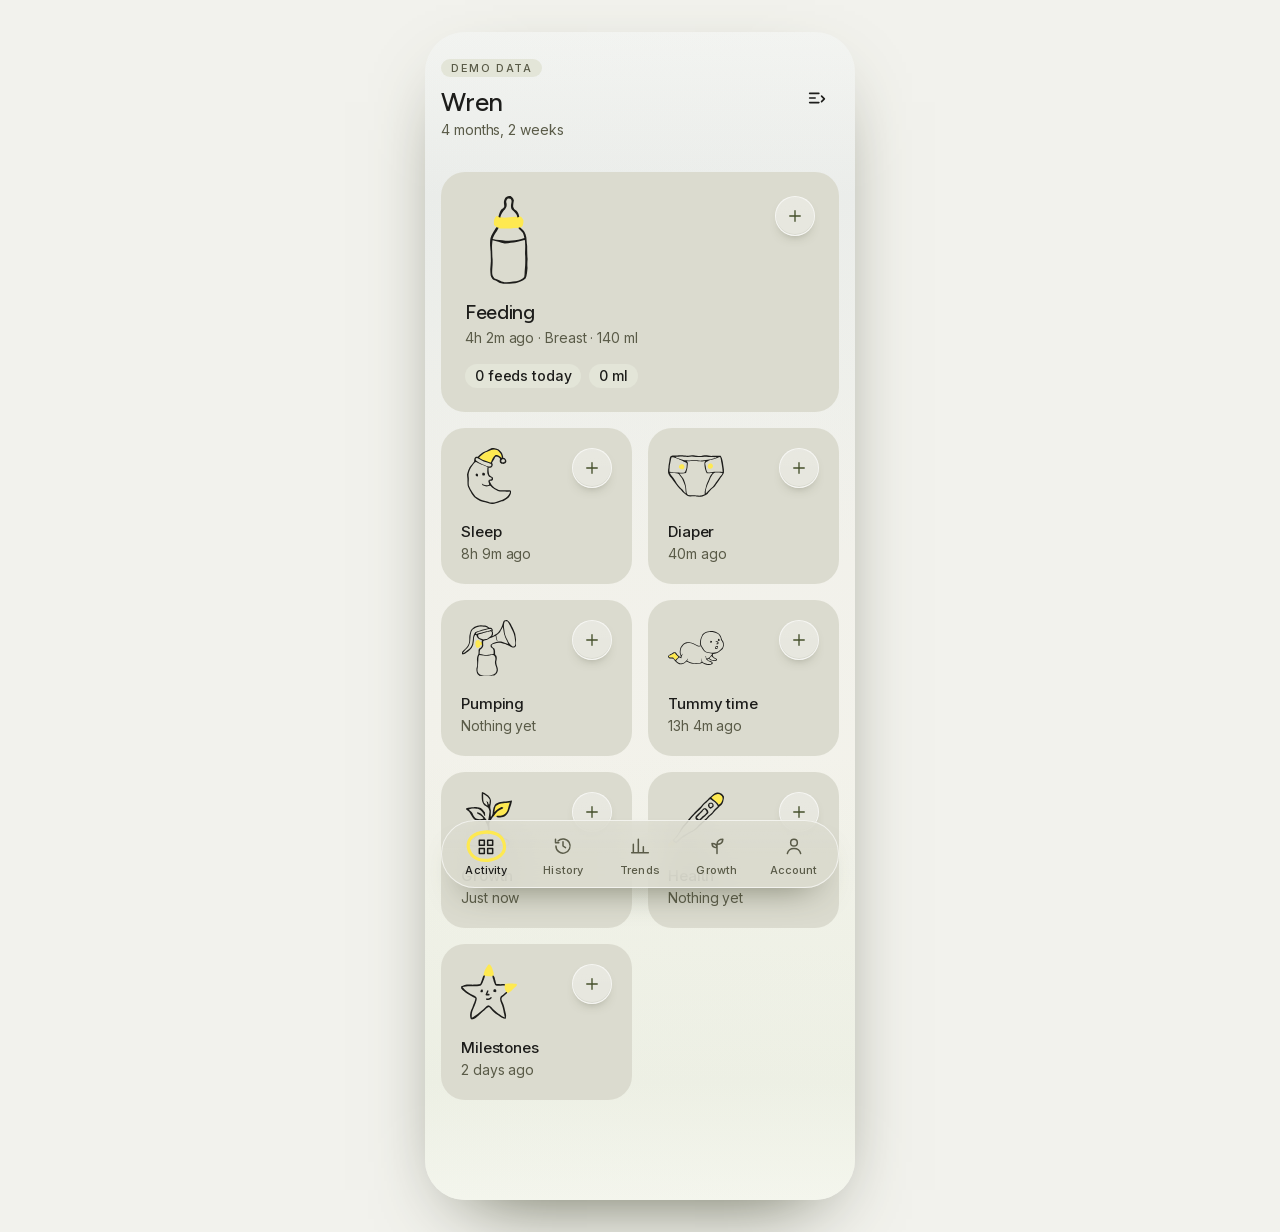
<file: plugins/gaia-brand/demo/index.html>
<!doctype html>
<html lang="en">
<head>
  <meta charset="utf-8">
  <meta name="viewport" content="width=device-width, initial-scale=1, viewport-fit=cover">
  <title>Gaia App Demo</title>
  <meta name="description" content="A browser prototype of a Gaia baby log, built from the gaia-brand skill's tokens, fonts and drawings. Demo data only.">
  <!-- Everything brand-specific comes straight from the skill package. -->
  <link rel="stylesheet" href="../skills/gaia-brand/assets/gaia.css">
  <link rel="stylesheet" href="app.css">
</head>
<body>
  <div class="phone" id="phone">
    <main class="screen" id="screen" tabindex="-1" aria-live="polite"></main>

    <nav class="tabbar" aria-label="Main">
      <button class="tab" data-tab="activity" aria-label="Activity"><span class="tab-icon" data-icon="activity"></span><span class="tab-label">Activity</span></button>
      <button class="tab" data-tab="history" aria-label="History"><span class="tab-icon" data-icon="history"></span><span class="tab-label">History</span></button>
      <button class="tab" data-tab="trends" aria-label="Trends"><span class="tab-icon" data-icon="trends"></span><span class="tab-label">Trends</span></button>
      <button class="tab" data-tab="growth" aria-label="Growth"><span class="tab-icon" data-icon="growth"></span><span class="tab-label">Growth</span></button>
      <button class="tab" data-tab="account" aria-label="Account"><span class="tab-icon" data-icon="account"></span><span class="tab-label">Account</span></button>
    </nav>

    <div class="scrim" id="scrim" hidden></div>
    <section class="sheet" id="sheet" role="dialog" aria-modal="true" aria-labelledby="sheet-title" hidden></section>
    <div class="toast" id="toast" role="status" hidden></div>
  </div>
  <script type="module" src="app.js"></script>
</body>
</html>
</file>
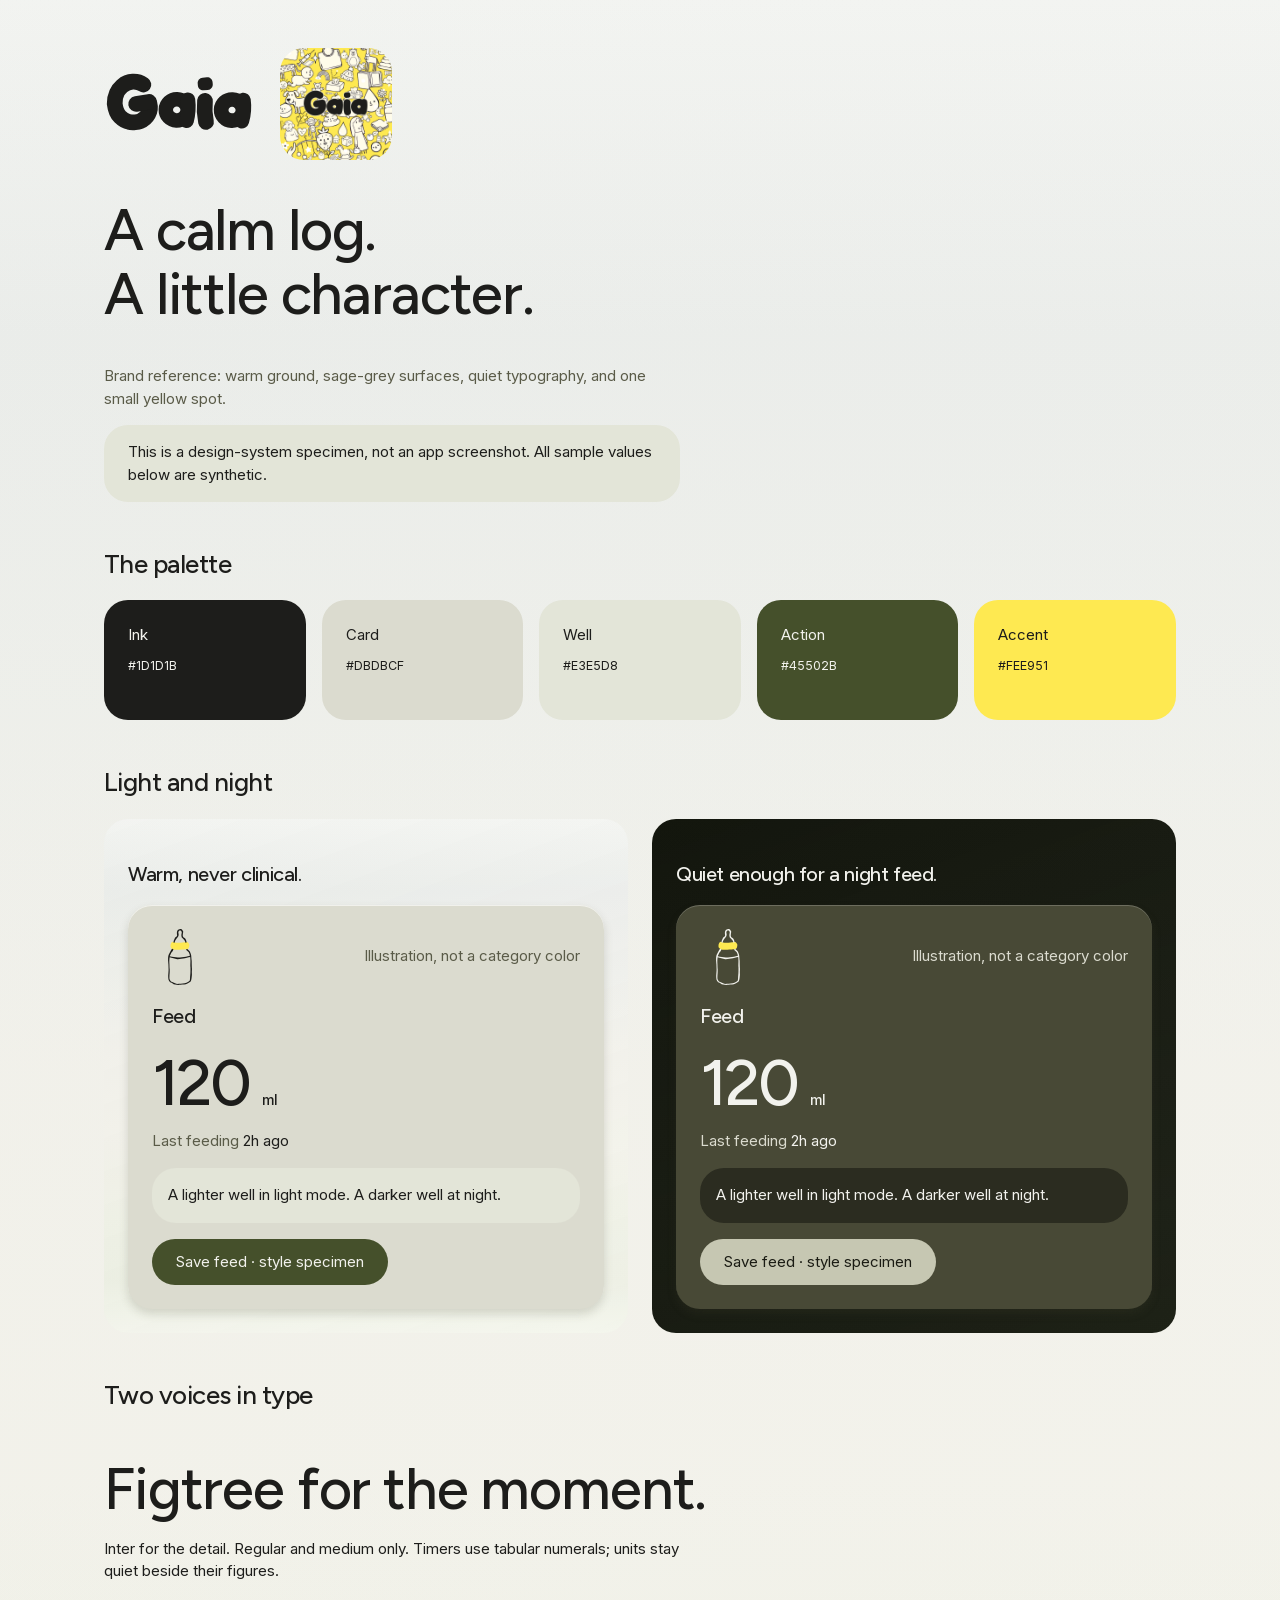
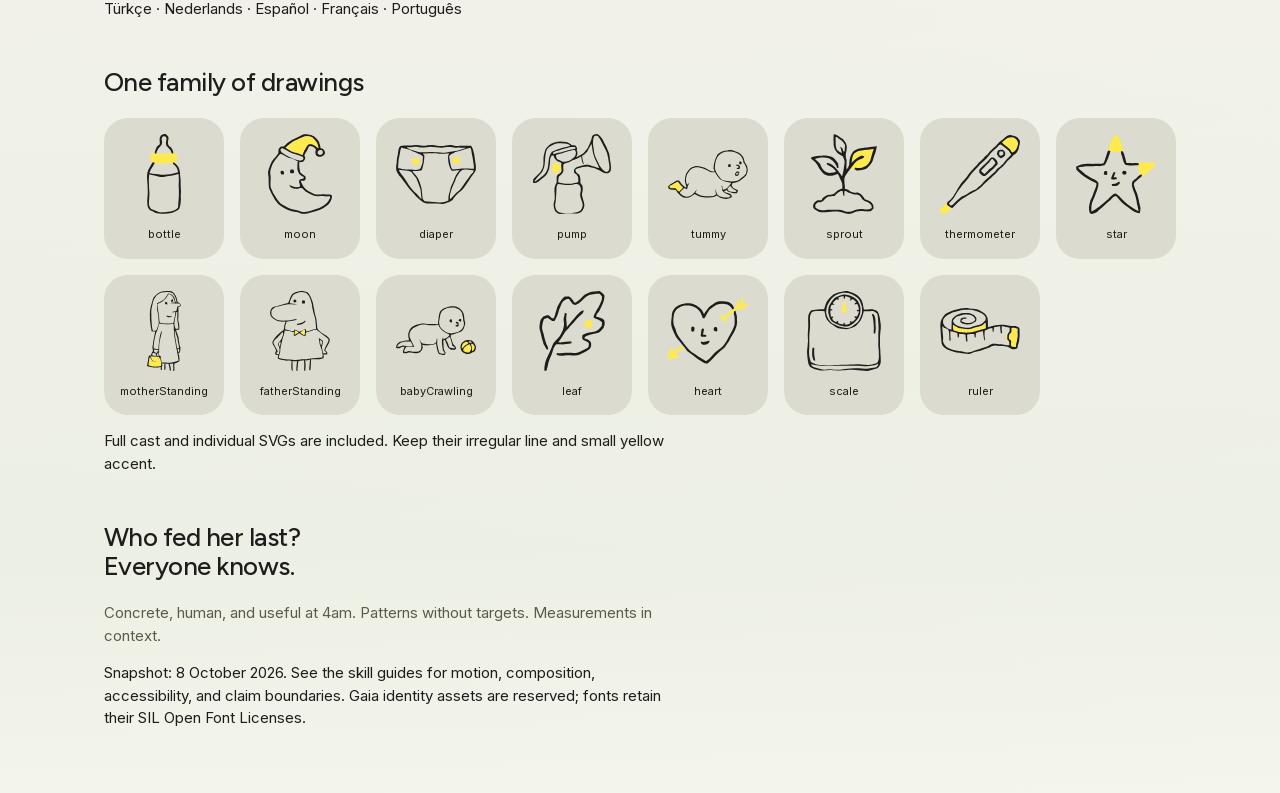
<file: plugins/gaia-brand/skills/gaia-brand/assets/brand-board.html>
<!doctype html><html lang="en"><meta charset="utf-8"><meta name="viewport" content="width=device-width,initial-scale=1"><title>Gaia brand reference</title><link rel="stylesheet" href="gaia.css"><style>
*{box-sizing:border-box}body{margin:0;background:var(--gaia-ground);color:var(--gaia-text-primary);font:400 15px/1.5 Inter,sans-serif}main{max-width:1120px;margin:auto;padding:48px 24px}h1,h2,h3{font-family:Figtree,sans-serif;font-weight:500;letter-spacing:-.02em;line-height:1.1}h1{font-size:clamp(32px,5vw,58px)}h2{font-size:26px}h3{font-size:20px}p{max-width:64ch}.mark{width:152px}.lead{color:var(--gaia-text-secondary)}.row{display:flex;gap:24px;align-items:center;flex-wrap:wrap}.icon{width:112px;height:112px;border-radius:24px}.swatches{display:grid;grid-template-columns:repeat(auto-fit,minmax(150px,1fr));gap:16px}.swatch{padding:24px;border-radius:24px;min-height:120px}.swatch small{display:block;margin-top:10px}.themes{display:grid;grid-template-columns:1fr 1fr;gap:24px}.sample{padding:24px;border-radius:24px;background:var(--gaia-ground);color:var(--gaia-text-primary)}.card{background:var(--gaia-surface);padding:24px;border-radius:24px;box-shadow:inset 0 1px 0 var(--gaia-glass-edge),0 5px 10px rgba(70,74,50,.18)}.card-head{display:flex;align-items:center;justify-content:space-between}.drawing{width:56px;height:56px;object-fit:contain;object-position:left center}.well{background:var(--gaia-surface-sunken);padding:16px;border-radius:24px;margin-top:16px}.button-sample{display:inline-block;background:var(--gaia-action-solid);color:var(--gaia-text-on-action);padding:12px 24px;border-radius:999px;margin-top:16px}.metric{font:500 64px/1 Figtree,sans-serif;letter-spacing:-2.9px;margin-top:24px}.metric small{font:500 14px Inter,sans-serif;letter-spacing:0}.meta{color:var(--gaia-text-secondary)}section{margin-top:48px}.gallery{display:grid;grid-template-columns:repeat(auto-fit,minmax(110px,1fr));gap:16px}.art{display:flex;flex-direction:column;align-items:center;gap:12px;padding:16px;background:var(--gaia-surface);border-radius:24px}.art img{width:80px;height:80px;object-fit:contain}.art span{font-size:11px;overflow-wrap:anywhere;text-align:center}.night-art{width:56px;height:56px}.note{padding:16px 24px;border-radius:24px;background:var(--gaia-surface-sunken)}@media(max-width:650px){.themes{grid-template-columns:1fr}main{padding:32px 16px}}
</style><main><div class="row"><img class="mark" src="gaia-wordmark.svg" alt="Gaia"><img class="icon" src="gaia-icon.png" alt="Gaia app icon"></div><h1>A calm log.<br>A little character.</h1><p class="lead">Brand reference: warm ground, sage-grey surfaces, quiet typography, and one small yellow spot.</p><p class="note">This is a design-system specimen, not an app screenshot. All sample values below are synthetic.</p>
<section><h2>The palette</h2><div class="swatches"><div class="swatch" style="background:#1D1D1B;color:#F2F2ED">Ink<small>#1D1D1B</small></div><div class="swatch" style="background:#DBDBCF;color:#1D1D1B">Card<small>#DBDBCF</small></div><div class="swatch" style="background:#E3E5D8;color:#1D1D1B">Well<small>#E3E5D8</small></div><div class="swatch" style="background:#45502B;color:#F2F2ED">Action<small>#45502B</small></div><div class="swatch" style="background:#FEE951;color:#1D1D1B">Accent<small>#FEE951</small></div></div></section>
<section><h2>Light and night</h2><div class="themes"><article class="sample" data-gaia-theme="light"><h3>Warm, never clinical.</h3><div class="card"><div class="card-head"><svg class="night-art" xmlns="http://www.w3.org/2000/svg" viewBox="0 0 44.2 103.4" width="44.2" height="103.4" role="img"><title>bottle</title><g data-role="accent"><path d="M7.6 23.6C10.1 24.2 10.1 24.2 13 25.1C15.4 25.5 17.6 25.5 19.8 25.4C21.9 25.2 24.1 25 26.6 24.7C28.9 24.5 31.5 24.5 33.9 24.2C34.7 24.2 35.5 24.2 36.5 24.3C39.6 28.1 39.6 28.1 39.2 31.6C38.4 35.3 38.4 35.3 36.1 37.1C33.7 37.6 32.1 37.7 29.3 37.7C28.4 37.8 27.6 37.8 26.8 37.9C25.1 38.1 23.4 38.2 21.5 38.2C19.6 38.2 17.6 38.4 15.3 38.3C14.2 38.2 13.2 38.2 12.1 38.1C10.4 37.9 9.1 37.5 7.9 36.8C6.8 36.2 5.8 35.3 4.7 33.8C4.6 30.7 4.5 29.2 4.9 28C5.3 26.6 6.2 25.5 7.6 23.6Z" fill="#FEE951"/></g><g data-role="ink"><path d="M24.3 0C27.2 2.6 27.2 2.6 28.1 5.1C27.5 8.4 27.5 8.4 27.3 10.7C27.1 12.7 27.1 12.7 28.4 15.3C28.9 15.7 28.9 15.7 31.2 17.3C32.1 18.3 32.7 19.4 33.3 20.6C33.8 21.8 34.1 23 34.3 24.7C34 24.8 34 24.8 32.2 25.2C32 24 31.6 22.8 30.9 21.5C29.9 20 29.1 19.1 28.2 18.3C27.4 17.4 26.5 16.6 25.4 15.6C24.9 14.2 24.6 12.9 24.6 11.6C24.6 10.4 24.9 9.1 25.2 7.6C25.5 5.5 25.5 5.5 24.4 3.5C23.4 2.9 23.4 2.9 21 2.8C19.6 4.3 19.6 4.3 19 6.7C19.2 7.4 19.3 8.2 19.5 8.9C19.8 11.7 19.7 12.9 17.5 15.9C16.8 16.6 16.2 17.2 15.6 17.8C13.4 20.7 12.7 22.3 12 25.5C11.3 25.3 10.7 25 10 24.7C10.2 23 10.5 21.7 11.1 20.4C11.6 19.1 12.1 17.7 13 16.2C13.5 15.8 13.5 15.8 16.2 13.5C16.9 12.3 16.9 12.3 16.4 8.7C16.4 5.4 16.4 5.4 18 2C20.6 0.3 21.5 0 24.3 0Z" fill="#1D1D1B"/><path d="M7.4 36.6C8.3 36.8 9.2 37 10.1 37.2C8.7 40.4 8.7 40.4 7.1 42.5C6.1 43.9 5.4 45.1 4.8 46.5C4 47.8 3.6 49.1 3.1 50.4C5.8 51 8.2 51.5 11 51.8C13.4 52.1 15.7 52.3 18.3 52.7C20.8 52.7 23.2 52.5 25.7 52.3C28.1 52.1 30.7 51.9 33.1 51.4C35.5 50.8 38 50.2 40.4 49.4C39.8 46.4 39.2 44.5 38.2 43C37.2 41.7 35.7 40.4 33.7 38.6C33.8 38 33.8 37.4 33.9 36.8C34.4 36.9 34.9 37 35.5 37.1C37.9 39.1 39.4 40.7 40.4 42.1C41.5 44 42.2 46.1 42.7 48.5C42.9 50.7 43.1 53 43.3 55.9C43.4 56.9 43.6 57.9 43.7 58.9C43.7 65.1 43.9 70.2 44.2 74C43.9 78 43.8 81.5 44.1 84.5C43.9 87.1 43.7 89 43.5 90.6C43.2 92.3 43 93.4 42.8 94.2C42.5 95 42.2 95.8 41.8 96.9C40.2 98.4 38.1 99.5 35.9 100.5C33.9 101.6 31.9 102.2 29.7 102.5C27.4 102.6 25.2 102.8 22.9 103.1C18.3 103.4 15.3 103.2 13 102.6C10.9 102 9.7 101.3 8.6 100.4C7.3 99.8 6.1 99.3 4 98.5C2.4 97 1.4 95.2 0.8 93.3C0.4 91.1 0.4 88.5 0.3 86.2C0.4 83.7 0.7 81.4 0.8 79.2C0.9 78.4 0.9 77.6 1 76.7C1 75.1 1 73.6 0.9 72C0.9 69.9 0.8 67.7 0.7 65C0.5 63.3 0.4 61.9 0.3 60.4C0.2 59.7 0.2 59 0.1 58.3C0 55.8 0 53.8 0.2 52C0.4 50.3 0.8 48.7 1.4 47.1C2.1 45.5 3 43.8 4.1 42C5 40.3 6 38.6 7.4 36.6ZM3 52.1C2.7 54 2.6 56 2.4 58.3C2.4 60.5 2.4 62.7 2.6 65C2.7 67.6 2.7 69.6 2.8 71.4C2.8 72.3 3 73.4 3.1 74.4C3.3 80.7 2.7 84.4 2.6 87.6C2.5 90.5 2.6 92.2 3.1 93.4C3.6 94.7 4.4 95.6 5.4 96.9C7.8 97.7 9.9 98.6 12 99.6C14.4 100.9 16.9 101.5 19.6 101.3C22.2 101.3 24.8 101 27.2 100.6C29.7 100.4 32 100 34 99.3C36.9 98 38.2 97.4 40.2 95.2C40.6 93.4 40.7 91.4 40.7 89.1C40.9 86.9 41.1 84.4 41.3 81.8C41.3 80.8 41.4 79.9 41.4 78.9C41.5 76.1 41.5 73.4 41.4 70.7C41.2 69 41.1 67.2 41.2 65.5C41.3 63.3 41.4 61.2 41.4 59C41.3 56.7 41.2 54.5 41.1 52.1C40.9 52.1 40.9 52.1 40.1 51.6C39.8 51.7 39.8 51.7 38.2 52.3C35.9 52.9 33.6 53.6 31.2 54.1C29.1 54.4 26.8 54.7 24.5 55C22.1 55.5 19.6 55.8 17.1 55.7C14.6 55.3 12.3 54.5 9.9 53.8C7.4 53.3 5.1 52.8 3 52.1Z" fill="#1D1D1B"/></g></svg>
<span class="meta">Illustration, not a category color</span></div><h3>Feed</h3><div class="metric">120 <small>ml</small></div><p class="meta">Last feeding <span style="color:var(--gaia-text-primary)">2h ago</span></p><div class="well">A lighter well in light mode. A darker well at night.</div><span class="button-sample">Save feed · style specimen</span></div></article><article class="sample" data-gaia-theme="dark"><h3>Quiet enough for a night feed.</h3><div class="card"><div class="card-head"><svg class="night-art" xmlns="http://www.w3.org/2000/svg" viewBox="0 0 44.2 103.4" width="44.2" height="103.4" role="img"><title>bottle</title><g data-role="accent"><path d="M7.6 23.6C10.1 24.2 10.1 24.2 13 25.1C15.4 25.5 17.6 25.5 19.8 25.4C21.9 25.2 24.1 25 26.6 24.7C28.9 24.5 31.5 24.5 33.9 24.2C34.7 24.2 35.5 24.2 36.5 24.3C39.6 28.1 39.6 28.1 39.2 31.6C38.4 35.3 38.4 35.3 36.1 37.1C33.7 37.6 32.1 37.7 29.3 37.7C28.4 37.8 27.6 37.8 26.8 37.9C25.1 38.1 23.4 38.2 21.5 38.2C19.6 38.2 17.6 38.4 15.3 38.3C14.2 38.2 13.2 38.2 12.1 38.1C10.4 37.9 9.1 37.5 7.9 36.8C6.8 36.2 5.8 35.3 4.7 33.8C4.6 30.7 4.5 29.2 4.9 28C5.3 26.6 6.2 25.5 7.6 23.6Z" fill="#FEE951"/></g><g data-role="ink"><path d="M24.3 0C27.2 2.6 27.2 2.6 28.1 5.1C27.5 8.4 27.5 8.4 27.3 10.7C27.1 12.7 27.1 12.7 28.4 15.3C28.9 15.7 28.9 15.7 31.2 17.3C32.1 18.3 32.7 19.4 33.3 20.6C33.8 21.8 34.1 23 34.3 24.7C34 24.8 34 24.8 32.2 25.2C32 24 31.6 22.8 30.9 21.5C29.9 20 29.1 19.1 28.2 18.3C27.4 17.4 26.5 16.6 25.4 15.6C24.9 14.2 24.6 12.9 24.6 11.6C24.6 10.4 24.9 9.1 25.2 7.6C25.5 5.5 25.5 5.5 24.4 3.5C23.4 2.9 23.4 2.9 21 2.8C19.6 4.3 19.6 4.3 19 6.7C19.2 7.4 19.3 8.2 19.5 8.9C19.8 11.7 19.7 12.9 17.5 15.9C16.8 16.6 16.2 17.2 15.6 17.8C13.4 20.7 12.7 22.3 12 25.5C11.3 25.3 10.7 25 10 24.7C10.2 23 10.5 21.7 11.1 20.4C11.6 19.1 12.1 17.7 13 16.2C13.5 15.8 13.5 15.8 16.2 13.5C16.9 12.3 16.9 12.3 16.4 8.7C16.4 5.4 16.4 5.4 18 2C20.6 0.3 21.5 0 24.3 0Z" fill="#F2F2ED"/><path d="M7.4 36.6C8.3 36.8 9.2 37 10.1 37.2C8.7 40.4 8.7 40.4 7.1 42.5C6.1 43.9 5.4 45.1 4.8 46.5C4 47.8 3.6 49.1 3.1 50.4C5.8 51 8.2 51.5 11 51.8C13.4 52.1 15.7 52.3 18.3 52.7C20.8 52.7 23.2 52.5 25.7 52.3C28.1 52.1 30.7 51.9 33.1 51.4C35.5 50.8 38 50.2 40.4 49.4C39.8 46.4 39.2 44.5 38.2 43C37.2 41.7 35.7 40.4 33.7 38.6C33.8 38 33.8 37.4 33.9 36.8C34.4 36.9 34.9 37 35.5 37.1C37.9 39.1 39.4 40.7 40.4 42.1C41.5 44 42.2 46.1 42.7 48.5C42.9 50.7 43.1 53 43.3 55.9C43.4 56.9 43.6 57.9 43.7 58.9C43.7 65.1 43.9 70.2 44.2 74C43.9 78 43.8 81.5 44.1 84.5C43.9 87.1 43.7 89 43.5 90.6C43.2 92.3 43 93.4 42.8 94.2C42.5 95 42.2 95.8 41.8 96.9C40.2 98.4 38.1 99.5 35.9 100.5C33.9 101.6 31.9 102.2 29.7 102.5C27.4 102.6 25.2 102.8 22.9 103.1C18.3 103.4 15.3 103.2 13 102.6C10.9 102 9.7 101.3 8.6 100.4C7.3 99.8 6.1 99.3 4 98.5C2.4 97 1.4 95.2 0.8 93.3C0.4 91.1 0.4 88.5 0.3 86.2C0.4 83.7 0.7 81.4 0.8 79.2C0.9 78.4 0.9 77.6 1 76.7C1 75.1 1 73.6 0.9 72C0.9 69.9 0.8 67.7 0.7 65C0.5 63.3 0.4 61.9 0.3 60.4C0.2 59.7 0.2 59 0.1 58.3C0 55.8 0 53.8 0.2 52C0.4 50.3 0.8 48.7 1.4 47.1C2.1 45.5 3 43.8 4.1 42C5 40.3 6 38.6 7.4 36.6ZM3 52.1C2.7 54 2.6 56 2.4 58.3C2.4 60.5 2.4 62.7 2.6 65C2.7 67.6 2.7 69.6 2.8 71.4C2.8 72.3 3 73.4 3.1 74.4C3.3 80.7 2.7 84.4 2.6 87.6C2.5 90.5 2.6 92.2 3.1 93.4C3.6 94.7 4.4 95.6 5.4 96.9C7.8 97.7 9.9 98.6 12 99.6C14.4 100.9 16.9 101.5 19.6 101.3C22.2 101.3 24.8 101 27.2 100.6C29.7 100.4 32 100 34 99.3C36.9 98 38.2 97.4 40.2 95.2C40.6 93.4 40.7 91.4 40.7 89.1C40.9 86.9 41.1 84.4 41.3 81.8C41.3 80.8 41.4 79.9 41.4 78.9C41.5 76.1 41.5 73.4 41.4 70.7C41.2 69 41.1 67.2 41.2 65.5C41.3 63.3 41.4 61.2 41.4 59C41.3 56.7 41.2 54.5 41.1 52.1C40.9 52.1 40.9 52.1 40.1 51.6C39.8 51.7 39.8 51.7 38.2 52.3C35.9 52.9 33.6 53.6 31.2 54.1C29.1 54.4 26.8 54.7 24.5 55C22.1 55.5 19.6 55.8 17.1 55.7C14.6 55.3 12.3 54.5 9.9 53.8C7.4 53.3 5.1 52.8 3 52.1Z" fill="#F2F2ED"/></g></svg>
<span class="meta">Illustration, not a category color</span></div><h3>Feed</h3><div class="metric">120 <small>ml</small></div><p class="meta">Last feeding <span style="color:var(--gaia-text-primary)">2h ago</span></p><div class="well">A lighter well in light mode. A darker well at night.</div><span class="button-sample">Save feed · style specimen</span></div></article></div></section>
<section><h2>Two voices in type</h2><h1 style="margin-bottom:16px">Figtree for the moment.</h1><p>Inter for the detail. Regular and medium only. Timers use tabular numerals; units stay quiet beside their figures.</p><p>Türkçe · Nederlands · Español · Français · Português</p></section>
<section><h2>One family of drawings</h2><div class="gallery"><div class="art"><img src="illustrations/bottle.svg" alt="bottle"><span>bottle</span></div><div class="art"><img src="illustrations/moon.svg" alt="moon"><span>moon</span></div><div class="art"><img src="illustrations/diaper.svg" alt="diaper"><span>diaper</span></div><div class="art"><img src="illustrations/pump.svg" alt="pump"><span>pump</span></div><div class="art"><img src="illustrations/tummy.svg" alt="tummy"><span>tummy</span></div><div class="art"><img src="illustrations/sprout.svg" alt="sprout"><span>sprout</span></div><div class="art"><img src="illustrations/thermometer.svg" alt="thermometer"><span>thermometer</span></div><div class="art"><img src="illustrations/star.svg" alt="star"><span>star</span></div><div class="art"><img src="illustrations/motherStanding.svg" alt="motherStanding"><span>motherStanding</span></div><div class="art"><img src="illustrations/fatherStanding.svg" alt="fatherStanding"><span>fatherStanding</span></div><div class="art"><img src="illustrations/babyCrawling.svg" alt="babyCrawling"><span>babyCrawling</span></div><div class="art"><img src="illustrations/leaf.svg" alt="leaf"><span>leaf</span></div><div class="art"><img src="illustrations/heart.svg" alt="heart"><span>heart</span></div><div class="art"><img src="illustrations/scale.svg" alt="scale"><span>scale</span></div><div class="art"><img src="illustrations/ruler.svg" alt="ruler"><span>ruler</span></div></div><p>Full cast and individual SVGs are included. Keep their irregular line and small yellow accent.</p></section>
<section><h2>Who fed her last?<br>Everyone knows.</h2><p class="lead">Concrete, human, and useful at 4am. Patterns without targets. Measurements in context.</p><p>Snapshot: 8 October 2026. See the skill guides for motion, composition, accessibility, and claim boundaries. Gaia identity assets are reserved; fonts retain their SIL Open Font Licenses.</p></section></main></html>
</file>
<file: plugins/gaia-brand/skills/gaia-brand/assets/gaia.css>
/* Gaia brand reference. Identity assets reserved; font licenses in fonts/. */
@font-face{font-family:'Figtree';font-weight:400 500;font-style:normal;font-display:swap;src:url('./fonts/figtree-latin.woff2') format('woff2');unicode-range:U+0000-00FF,U+0131,U+0152-0153,U+2000-206F,U+20AC,U+2122;}
@font-face{font-family:'Figtree';font-weight:400 500;font-style:normal;font-display:swap;src:url('./fonts/figtree-latin-ext.woff2') format('woff2');unicode-range:U+0100-02BA,U+02BD-02FF,U+0304,U+0308,U+0329,U+1D00-1DBF,U+1E00-1EFF,U+2020,U+20A0-20AB,U+20AD-20C4,U+2C60-2C7F,U+A720-A7FF;}
@font-face{font-family:'Inter';font-weight:400 500;font-style:normal;font-display:swap;src:url('./fonts/inter-latin.woff2') format('woff2');unicode-range:U+0000-00FF,U+0131,U+0152-0153,U+2000-206F,U+20AC,U+2122;}
@font-face{font-family:'Inter';font-weight:400 500;font-style:normal;font-display:swap;src:url('./fonts/inter-latin-ext.woff2') format('woff2');unicode-range:U+0100-02BA,U+02BD-02FF,U+0304,U+0308,U+0329,U+1D00-1DBF,U+1E00-1EFF,U+2020,U+20A0-20AB,U+20AD-20C4,U+2C60-2C7F,U+A720-A7FF;}
:root, [data-gaia-theme="light"]{
  --gaia-canvas: #F2F2ED;
  --gaia-surface: #DBDBCF;
  --gaia-surface-raised: #D4D5C4;
  --gaia-surface-sunken: #E3E5D8;
  --gaia-surface-inverse: #1D1D1B;
  --gaia-scrim: rgba(29, 29, 27, 0.42);
  --gaia-glass-fill: rgba(255,255,255,0.34);
  --gaia-glass-edge: rgba(255,255,255,0.62);
  --gaia-glass-shade: rgba(104,110,78,0.10);
  --gaia-glass-sheen: rgba(255,255,255,0.05);
  --gaia-glass-shadow: rgba(70,74,50,1);
  --gaia-text-primary: #1D1D1B;
  --gaia-text-secondary: #5A5B48;
  --gaia-text-tertiary: #76785E;
  --gaia-text-disabled: #8E9082;
  --gaia-text-on-accent: #1D1D1B;
  --gaia-border-subtle: rgba(104, 110, 78, 0.10);
  --gaia-border-default: rgba(104, 110, 78, 0.18);
  --gaia-border-strong: rgba(104, 110, 78, 0.34);
  --gaia-accent-solid: #FEE951;
  --gaia-accent-pressed: #F2DB3C;
  --gaia-accent-muted: #FEF3A8;
  --gaia-accent-text: #1D1D1B;
  --gaia-accent-cream: #FCF6E0;
  --gaia-action-solid: #45502B;
  --gaia-action-pressed: #38421F;
  --gaia-text-on-action: #F2F2ED;
  --gaia-focus-ring: #1D1D1B;
  --gaia-success: #3D5A2A;
  --gaia-success-muted: #BFD3A6;
  --gaia-warning: #6B5313;
  --gaia-warning-muted: #E8D89B;
  --gaia-danger: #7E3327;
  --gaia-danger-muted: #E0B3AB;
  --gaia-chart-mark: #45502B;
  --gaia-chart-track: #E3E5D8;
  --gaia-ground: linear-gradient(160deg, rgba(176,184,182,0.06), rgba(255,255,255,0.14)), linear-gradient(to bottom, #F6F7F4 0%,#EDEFEC 14.000000000000002%,#F0F1EC 30%,#F3F2EB 45%,#F3F2EA 62%,#EEF0E4 78%,#EBEEE1 90%,#F2F4EA 100%);
}
[data-gaia-theme="dark"]{
  --gaia-canvas: #1A1B13;
  --gaia-surface: #484936;
  --gaia-surface-raised: #6C6E53;
  --gaia-surface-sunken: #2B2C20;
  --gaia-surface-inverse: #E3E5D8;
  --gaia-scrim: rgba(0, 0, 0, 0.66);
  --gaia-glass-fill: rgba(255,255,255,0.14);
  --gaia-glass-edge: rgba(255,255,255,0.20);
  --gaia-glass-shade: rgba(0,0,0,0.40);
  --gaia-glass-sheen: rgba(255,255,255,0.055);
  --gaia-glass-shadow: rgba(0,0,0,1);
  --gaia-text-primary: #F2F2ED;
  --gaia-text-secondary: #DBDBCF;
  --gaia-text-tertiary: #A9AB9D;
  --gaia-text-disabled: #76785E;
  --gaia-text-on-accent: #1D1D1B;
  --gaia-border-subtle: rgba(239, 238, 230, 0.08);
  --gaia-border-default: rgba(239, 238, 230, 0.14);
  --gaia-border-strong: rgba(239, 238, 230, 0.26);
  --gaia-accent-solid: #FEE951;
  --gaia-accent-pressed: #F2DB3C;
  --gaia-accent-muted: rgba(254, 233, 81, 0.16);
  --gaia-accent-text: #FEE951;
  --gaia-accent-cream: #E6DFC3;
  --gaia-action-solid: #C6C7B2;
  --gaia-action-pressed: #6C6E53;
  --gaia-text-on-action: #1A1B13;
  --gaia-focus-ring: #FEE951;
  --gaia-success: #A8C98C;
  --gaia-success-muted: rgba(168, 201, 140, 0.16);
  --gaia-warning: #DFC77A;
  --gaia-warning-muted: rgba(223, 199, 122, 0.16);
  --gaia-danger: #D89C90;
  --gaia-danger-muted: rgba(216, 156, 144, 0.16);
  --gaia-chart-mark: #DBDBCF;
  --gaia-chart-track: #2B2C20;
  --gaia-ground: linear-gradient(160deg, rgba(0,0,0,0.30), rgba(255,255,255,0.05)), linear-gradient(to bottom, #1B1F13 0%,#181C11 38%,#15190E 72%,#11150A 100%);
}
:root{--gaia-gutter:16px;--gaia-inset:24px;--gaia-gap:16px;--gaia-group-gap:32px;--gaia-radius:24px;}
</file>
<file: plugins/gaia-brand/demo/app.css>
/* Gaia app demo. Colors, fonts and spacing come from ../skills/gaia-brand/assets/gaia.css;
   type roles and motion values mirror assets/tokens.json. */

:root {
  --ease-out: cubic-bezier(0.16, 1, 0.3, 1);
  --ease-in: cubic-bezier(0.7, 0, 0.84, 0);
  --ease-settle: cubic-bezier(0.22, 1, 0.36, 1);
  --t-instant: 90ms;
  --t-fast: 150ms;
  --t-normal: 220ms;
  --t-slow: 320ms;
  --t-deliberate: 480ms;
  --tabbar-h: 68px;
  color-scheme: light;
}
[data-gaia-theme="dark"] { color-scheme: dark; }
[data-motion="reduced"] {
  --t-fast: 90ms; --t-normal: 90ms; --t-slow: 90ms; --t-deliberate: 90ms;
}

* { box-sizing: border-box; }
[hidden] { display: none !important; }
html, body { margin: 0; }
body {
  min-height: 100dvh;
  background: var(--gaia-canvas);
  color: var(--gaia-text-primary);
  font: 400 15px/22px Inter, system-ui, sans-serif;
  letter-spacing: -0.1px;
  -webkit-font-smoothing: antialiased;
  font-synthesis: none;
}
button, input, select, textarea { font: inherit; color: inherit; letter-spacing: inherit; }
button { cursor: pointer; }
:focus-visible { outline: 2px solid var(--gaia-focus-ring); outline-offset: 2px; }

/* One static ground for the whole screen. */
.phone {
  position: relative;
  max-width: 430px;
  min-height: 100dvh;
  margin: 0 auto;
  background: var(--gaia-ground);
  overflow-x: hidden;
}
@media (min-width: 520px) {
  body { padding: 32px 0; }
  .phone { min-height: calc(100dvh - 64px); border-radius: 40px; box-shadow: 0 30px 80px -40px var(--gaia-glass-shadow); }
}

.screen {
  padding: calc(env(safe-area-inset-top) + 24px) var(--gaia-gutter)
           calc(var(--tabbar-h) + 32px + env(safe-area-inset-bottom));
  outline: none;
}
.screen > * { animation: enter var(--t-normal) var(--ease-out) both; }
.screen.quiet > *, .screen.quiet .chart * { animation: none !important; }
@keyframes enter { from { opacity: 0; transform: translateY(6px); } }
[data-motion="reduced"] .screen > * { animation: fade var(--t-instant) linear both; }
@keyframes fade { from { opacity: 0; } }

/* Type roles */
.screen-title { font: 500 26px/32px Figtree, sans-serif; letter-spacing: -0.6px; margin: 0; }
.card-title { font: 500 20px/24px Figtree, sans-serif; letter-spacing: -0.36px; margin: 0; }
.label { font-size: 14px; line-height: 20px; letter-spacing: -0.08px; color: var(--gaia-text-secondary); }
.value { font-weight: 500; font-size: 14px; line-height: 20px; letter-spacing: -0.12px; }
.overline { font-weight: 500; font-size: 11px; line-height: 14px; letter-spacing: 1.6px; text-transform: uppercase; color: var(--gaia-text-secondary); }
.figure { font: 500 64px/64px Figtree, sans-serif; letter-spacing: -2.9px; }
.figure-2 { font: 500 24px/28px Figtree, sans-serif; letter-spacing: -0.53px; }
.clock { font-weight: 500; font-size: 26px; line-height: 32px; letter-spacing: -0.65px; font-variant-numeric: tabular-nums; }
.unit { font-weight: 500; font-size: 14px; line-height: 18px; letter-spacing: -0.08px; color: var(--gaia-text-secondary); }
.muted { color: var(--gaia-text-secondary); }

.demo-chip {
  display: inline-flex; align-items: center; gap: 6px;
  padding: 2px 10px; border-radius: 999px;
  background: var(--gaia-surface-sunken);
}

/* Header */
.header { display: flex; align-items: center; gap: 12px; margin-bottom: var(--gaia-group-gap); }
.header .who { flex: 1; min-width: 0; }
.header .who p { margin: 2px 0 0; }
.icon-btn {
  width: 44px; height: 44px; flex: none;
  display: grid; place-items: center;
  border: 0; border-radius: 999px; background: transparent;
  color: var(--gaia-text-primary);
  transition: transform var(--t-instant) var(--ease-out), background var(--t-fast);
}
.icon-btn:hover { background: var(--gaia-border-subtle); }
.icon-btn:active { transform: scale(0.94); }
.icon-btn svg { width: 22px; height: 22px; }

/* Cards: flat fill, radius 24, inset 24 */
.card {
  position: relative;
  background: var(--gaia-surface);
  border-radius: var(--gaia-radius);
  padding: var(--gaia-inset);
}
.stack { display: grid; gap: var(--gaia-gap); }
.group { margin-top: var(--gaia-group-gap); }
.group-head { display: flex; align-items: baseline; justify-content: space-between; gap: 12px; margin: 0 0 12px; }

.art { display: grid; place-items: center; flex: none; }
.art svg { max-width: 100%; max-height: 100%; width: auto; height: 100%; display: block; }
.art .ink { fill: var(--gaia-text-primary); }
.art .accent { fill: var(--gaia-accent-solid); }

.featured { min-height: 208px; display: flex; flex-direction: column; gap: 16px; }
.featured .row { display: flex; justify-content: space-between; align-items: flex-start; }
.featured .art { width: 88px; height: 88px; }
.featured .meta { margin-top: auto; }
.featured .meta p { margin: 4px 0 0; }

.grid { display: grid; grid-template-columns: 1fr 1fr; gap: var(--gaia-gap); margin-top: var(--gaia-gap); }
.tile { min-height: 156px; display: flex; flex-direction: column; gap: 12px; padding: 20px; }
.tile .row { display: flex; justify-content: space-between; align-items: flex-start; }
.tile .art { width: 56px; height: 56px; }
.tile .meta { margin-top: auto; min-width: 0; }
.tile .meta p { margin: 2px 0 0; overflow-wrap: anywhere; }
.tile .clock { font-size: 20px; line-height: 24px; }

/* Glass add control with action-colored plus. 40 visual, 44 touch. */
.add {
  position: relative; width: 40px; height: 40px; flex: none;
  border-radius: 999px; border: 1px solid var(--gaia-glass-edge);
  background: linear-gradient(var(--gaia-glass-sheen), transparent 60%), var(--gaia-glass-fill);
  box-shadow: 0 6px 14px -10px var(--gaia-glass-shadow), inset 0 -1px 0 var(--gaia-glass-shade);
  color: var(--gaia-action-solid);
  display: grid; place-items: center;
  transition: transform var(--t-instant) var(--ease-out);
}
.add::after { content: ""; position: absolute; inset: -3px; border-radius: inherit; }
.add:active { transform: scale(0.94); }
.add svg { width: 18px; height: 18px; }
.add.running { color: var(--gaia-danger); }

.card-press { transition: transform var(--t-instant) var(--ease-out); }
.card-press:active { transform: scale(0.985); }

/* Buttons */
.btn {
  min-height: 48px; padding: 0 24px; border-radius: 999px; border: 0;
  font-weight: 500; display: inline-flex; align-items: center; justify-content: center; gap: 8px;
  transition: transform var(--t-instant) var(--ease-out), background var(--t-fast);
}
.btn:active { transform: scale(0.97); }
.btn svg { width: 18px; height: 18px; flex: none; }
.btn-primary { background: var(--gaia-action-solid); color: var(--gaia-text-on-action); }
.btn-primary:active { background: var(--gaia-action-pressed); }
.btn-secondary { background: var(--gaia-surface-sunken); color: var(--gaia-text-primary); }
.btn-ghost { background: transparent; color: var(--gaia-text-primary); }
.btn-danger { background: var(--gaia-danger-muted); color: var(--gaia-danger); }
.btn-block { width: 100%; }

/* Pills (segmented choices) */
.pills { display: flex; flex-wrap: wrap; gap: 8px; }
.pill {
  min-height: 44px; padding: 0 18px; border-radius: 999px;
  border: 1px solid var(--gaia-border-default);
  background: var(--gaia-surface-sunken); color: var(--gaia-text-primary);
  font-weight: 500; font-size: 14px;
  transition: transform var(--t-instant) var(--ease-out);
}
.pill:active { transform: scale(0.97); }
.pill[aria-pressed="true"] { background: var(--gaia-action-solid); color: var(--gaia-text-on-action); border-color: transparent; }

/* Fields: inset wells, persistent labels, explicit units */
.field { display: grid; gap: 6px; }
.field > span:first-child { font-size: 14px; line-height: 20px; color: var(--gaia-text-secondary); }
.well {
  display: flex; align-items: center; gap: 8px;
  min-height: 52px; padding: 0 16px; border-radius: 16px;
  background: var(--gaia-surface-sunken); border: 1px solid var(--gaia-border-subtle);
}
.well:focus-within { border-color: var(--gaia-border-strong); }
.well input, .well textarea {
  flex: 1; min-width: 0; border: 0; background: transparent; outline: none;
  font-size: 15px; padding: 14px 0;
}
.well input[type="number"] { font-variant-numeric: tabular-nums; }
.well .unit { flex: none; }

/* History */
.daybar { display: flex; align-items: center; justify-content: space-between; gap: 8px; margin: 16px 0 var(--gaia-gap); }
.daybar .value { text-align: center; flex: 1; }
.list { list-style: none; margin: 0; padding: 8px 0; background: var(--gaia-surface); border-radius: var(--gaia-radius); }
.list li { display: flex; align-items: center; gap: 14px; padding: 12px var(--gaia-inset); min-height: 56px; }
.list li + li { border-top: 1px solid var(--gaia-border-subtle); }
.list .art { width: 28px; height: 28px; }
.list .what { flex: 1; min-width: 0; }
.list .what p { margin: 0; }
.list time { font-variant-numeric: tabular-nums; color: var(--gaia-text-secondary); font-size: 14px; }
.empty { text-align: center; padding: 40px var(--gaia-inset); }
.empty .art { width: 96px; height: 96px; margin: 0 auto 16px; }
.empty p { margin: 0; }

/* Charts: single series, chartMark on chartTrack */
.result { background: var(--gaia-surface-sunken); border-radius: 16px; padding: 16px; margin-top: 16px; }
.chart { display: block; width: 100%; height: auto; overflow: visible; }
.chart .track { fill: var(--gaia-chart-track); }
.chart .mark { fill: var(--gaia-chart-mark); }
.chart .line { fill: none; stroke: var(--gaia-chart-mark); stroke-width: 2; stroke-linecap: round; stroke-linejoin: round; }
.chart .dot { fill: var(--gaia-chart-mark); }
.chart .today { fill: var(--gaia-accent-solid); stroke: var(--gaia-text-primary); stroke-width: 1; }
.chart text { fill: var(--gaia-text-secondary); font: 400 11px Inter, sans-serif; }
.chart .val { fill: var(--gaia-text-primary); font-weight: 500; }
.chart .bar { transform-box: fill-box; transform-origin: bottom; animation: rise 520ms var(--ease-settle) both; }
.chart .line { stroke-dasharray: 1; stroke-dashoffset: 1; animation: draw 760ms var(--ease-out) forwards; }
@keyframes rise { from { transform: scaleY(0); } }
@keyframes draw { to { stroke-dashoffset: 0; } }
[data-motion="reduced"] .chart .bar, [data-motion="reduced"] .chart .line { animation: none; stroke-dashoffset: 0; }

.stats { display: grid; grid-template-columns: repeat(3, 1fr); gap: 12px; margin-top: 16px; }
.stats div { display: grid; gap: 2px; }
@media (max-width: 360px) { .stats { grid-template-columns: 1fr; } }

/* Account */
.wordmark { display: block; height: 40px; width: auto; }
.setting { display: grid; gap: 12px; }
.setting + .setting { margin-top: 24px; }
.notice { font-size: 14px; line-height: 20px; color: var(--gaia-text-secondary); margin: 0; }

/* Floating pill tab bar */
.tabbar {
  position: fixed; z-index: 10;
  left: 50%; transform: translateX(-50%);
  bottom: calc(12px + env(safe-area-inset-bottom));
  width: min(calc(100% - 2 * var(--gaia-gutter)), 398px);
  height: var(--tabbar-h);
  display: grid; grid-template-columns: repeat(5, 1fr);
  padding: 6px; border-radius: 999px;
  background: linear-gradient(var(--gaia-glass-sheen), transparent 50%), color-mix(in srgb, var(--gaia-surface) 82%, transparent);
  border: 1px solid var(--gaia-glass-edge);
  box-shadow: 0 18px 36px -24px var(--gaia-glass-shadow);
  backdrop-filter: blur(18px) saturate(1.1);
  -webkit-backdrop-filter: blur(18px) saturate(1.1);
}
.tab {
  border: 0; background: transparent; border-radius: 999px;
  display: grid; justify-items: center; align-content: center; gap: 2px;
  color: var(--gaia-text-secondary);
  transition: transform var(--t-instant) var(--ease-out);
}
.tab:active { transform: scale(0.94); }
.tab[aria-current="page"] { color: var(--gaia-text-primary); }
.tab-icon { position: relative; width: 34px; height: 30px; display: grid; place-items: center; }
.tab-icon > svg.glyph { width: 20px; height: 20px; position: relative; z-index: 1; }
.tab-label { font-weight: 500; font-size: 11px; line-height: 14px; letter-spacing: 0.1px; }
/* Drawn yellow selection ring: a 620ms pen gesture */
.ring { position: absolute; inset: -2px -4px; width: calc(100% + 8px); height: calc(100% + 4px); overflow: visible; }
.ring path { fill: none; stroke: var(--gaia-accent-solid); stroke-width: 3.2; stroke-linecap: round; stroke-dasharray: 1; stroke-dashoffset: 1; animation: pen 620ms var(--ease-out) forwards; }
@keyframes pen { to { stroke-dashoffset: 0; } }
[data-motion="reduced"] .ring path { animation: none; stroke-dashoffset: 0; }

/* Bottom sheet */
.scrim { position: fixed; inset: 0; z-index: 20; background: var(--gaia-scrim); animation: fade var(--t-normal) linear both; }
.sheet {
  position: fixed; z-index: 21; left: 50%; bottom: 0;
  width: min(100%, 430px); transform: translateX(-50%);
  max-height: calc(100dvh - env(safe-area-inset-top) - 24px);
  display: flex; flex-direction: column;
  background: var(--gaia-canvas);
  border-radius: var(--gaia-radius) var(--gaia-radius) 0 0;
  box-shadow: 0 -20px 50px -30px var(--gaia-glass-shadow);
  animation: sheet-in var(--t-slow) var(--ease-out) both;
}
.sheet.closing { animation: sheet-out var(--t-normal) var(--ease-in) both; }
@keyframes sheet-in { from { transform: translate(-50%, 100%); } to { transform: translate(-50%, 0); } }
@keyframes sheet-out { to { transform: translate(-50%, 100%); } }
[data-motion="reduced"] .sheet, [data-motion="reduced"] .sheet.closing { animation: fade var(--t-instant) linear both; }
.sheet-head { display: flex; align-items: center; gap: 12px; padding: 12px var(--gaia-gutter) 8px; }
.sheet-head .art { width: 40px; height: 40px; }
.sheet-head h2 { flex: 1; }
.sheet-body { overflow-y: auto; padding: 8px var(--gaia-inset) 16px; display: grid; gap: 20px; }
.sheet-foot { padding: 12px var(--gaia-gutter) calc(16px + env(safe-area-inset-bottom)); border-top: 1px solid var(--gaia-border-subtle); }
.grabber { width: 36px; height: 5px; border-radius: 999px; background: var(--gaia-border-strong); margin: 8px auto 0; }

.toast {
  position: fixed; z-index: 30; left: 50%; transform: translateX(-50%);
  bottom: calc(var(--tabbar-h) + 28px + env(safe-area-inset-bottom));
  max-width: min(calc(100% - 32px), 398px);
  padding: 12px 20px; border-radius: 999px;
  background: var(--gaia-surface-inverse); color: var(--gaia-canvas);
  font-size: 14px; font-weight: 500;
  animation: fade var(--t-fast) linear both;
}

.visually-hidden { position: absolute; width: 1px; height: 1px; overflow: hidden; clip-path: inset(50%); white-space: nowrap; }
</file>
